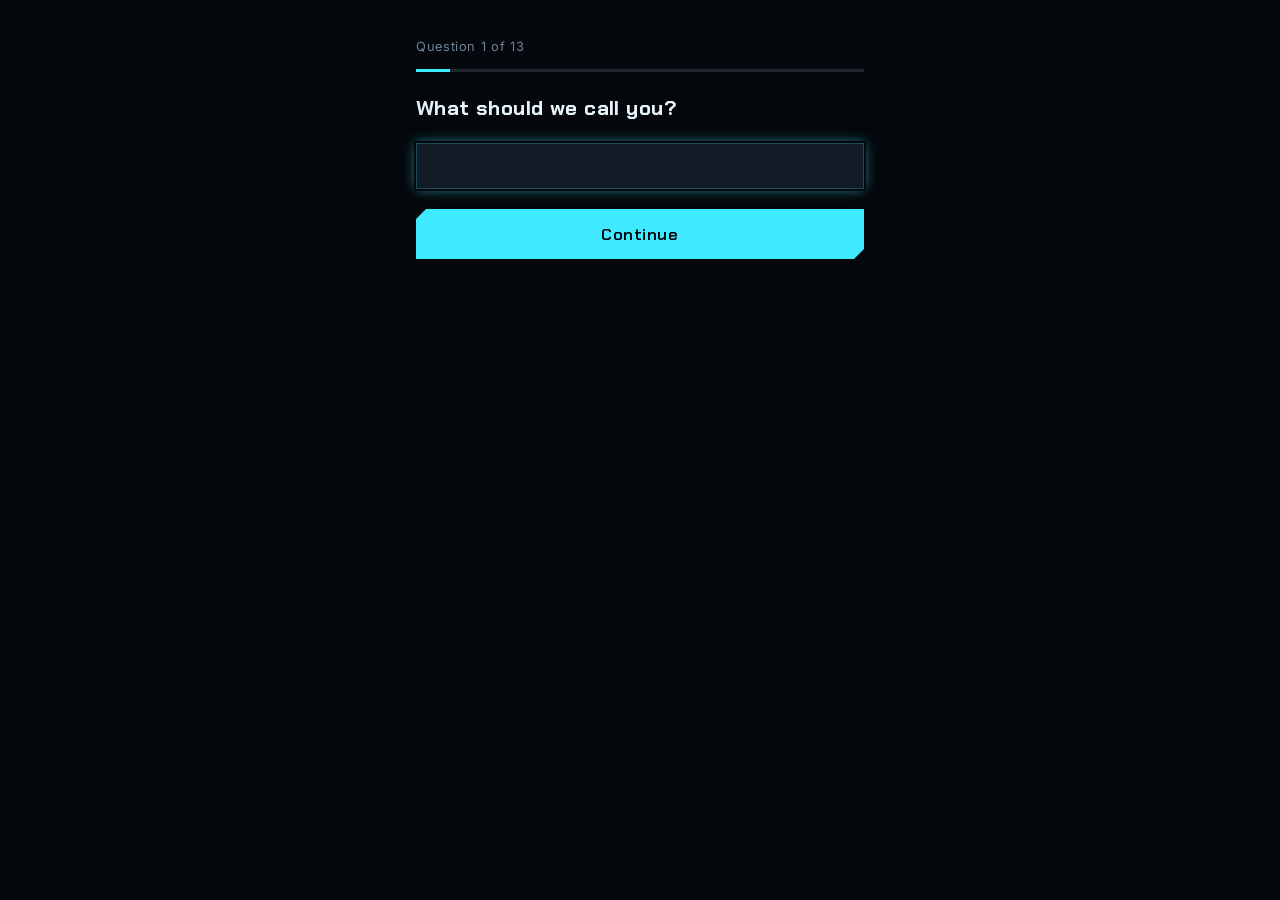
<file: index.html>
<!DOCTYPE html>
<html lang="en">
<head>
  <meta charset="UTF-8">
  <meta name="viewport" content="width=device-width, initial-scale=1.0">
  <title>Rana</title>
  <link rel="preconnect" href="https://fonts.googleapis.com">
  <link href="https://fonts.googleapis.com/css2?family=Chakra+Petch:wght@500;700&family=Inter:wght@400;600&display=swap" rel="stylesheet">
  <link rel="stylesheet" href="styles.css">
</head>
<body>
  <!--
    Real entry point now: sends returning users straight to the dashboard,
    and everyone else to the questionnaire. This used to be a static
    "hello world" placeholder (see CLAUDE.md) — now that storage.js exists,
    it can actually tell the two cases apart.
  -->
  <main class="screen" style="align-items: center; text-align: center; justify-content: center; min-height: 60vh;">
    <p class="system-label">[ SYSTEM ]</p>
    <h1>Rana</h1>
  </main>

  <!--
    No `defer` here: this file's inline script below needs Rana.storage to
    already exist. `defer` only guarantees order relative to OTHER deferred
    scripts and DOMContentLoaded — a plain inline script right after it
    would otherwise run first and hit "Rana is not defined" (hit this for
    real while testing).
  -->
  <script src="storage.js"></script>
  <script>
    const profile = Rana.storage.getProfile();
    const plan = Rana.storage.getPlan();
    if (profile && plan && plan.status === "active") {
      window.location.href = "dashboard.html";
    } else if (profile && plan) {
      window.location.href = "results.html";
    } else {
      window.location.href = "onboarding.html";
    }
  </script>
</body>
</html>
</file>
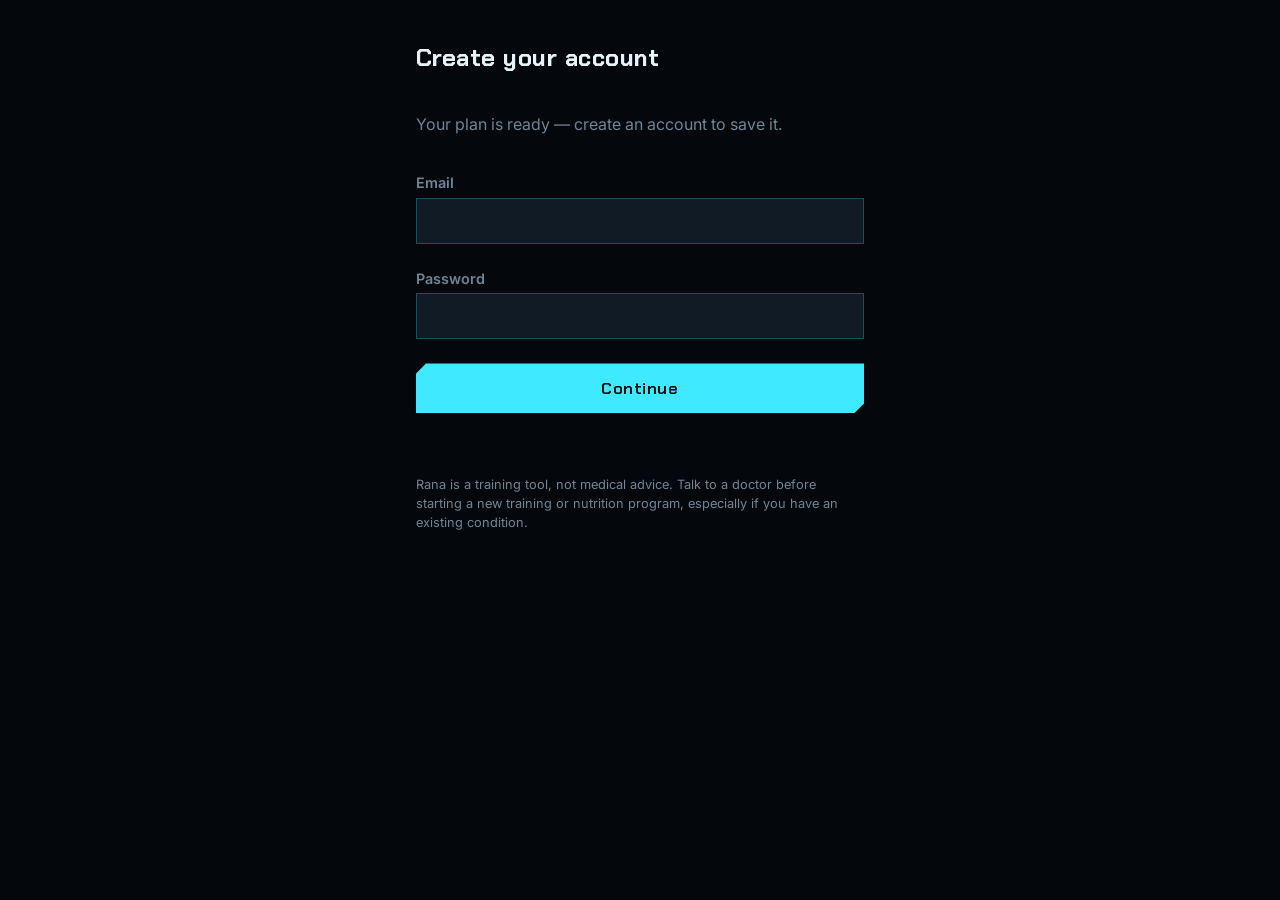
<file: account-creation.html>
<!DOCTYPE html>
<html lang="en">
<head>
  <meta charset="UTF-8">
  <meta name="viewport" content="width=device-width, initial-scale=1.0">
  <title>Create Account — Rana</title>
  <link rel="preconnect" href="https://fonts.googleapis.com">
  <link href="https://fonts.googleapis.com/css2?family=Chakra+Petch:wght@500;700&family=Inter:wght@400;600&display=swap" rel="stylesheet">
  <link rel="stylesheet" href="styles.css">
</head>
<body>
  <!--
    This screen is visually real but functionally fake: there is no
    authentication service and no backend behind it. Continue only checks
    that the fields look filled in and email-shaped, then navigates to the
    dashboard — nothing is sent anywhere, and no account or user record is
    actually created. Restyle only (PRD section 3) — the inert behavior is
    unchanged from the original build.
  -->
  <main class="screen">
    <h1>Create your account</h1>
    <p class="intro">Your plan is ready — create an account to save it.</p>

    <form>
      <div class="field">
        <label for="email">Email</label>
        <input type="email" id="email" name="email">
      </div>

      <div class="field">
        <label for="password">Password</label>
        <input type="password" id="password" name="password">
      </div>

      <button type="submit" class="btn-continue">Continue</button>

      <p id="account-status" class="status-message" aria-live="polite"></p>
    </form>

    <p class="intro" style="font-size: 0.8rem;">
      Rana is a training tool, not medical advice. Talk to a doctor before starting a new training or nutrition program, especially if you have an existing condition.
    </p>
  </main>

  <script src="account-creation.js" defer></script>
</body>
</html>
</file>
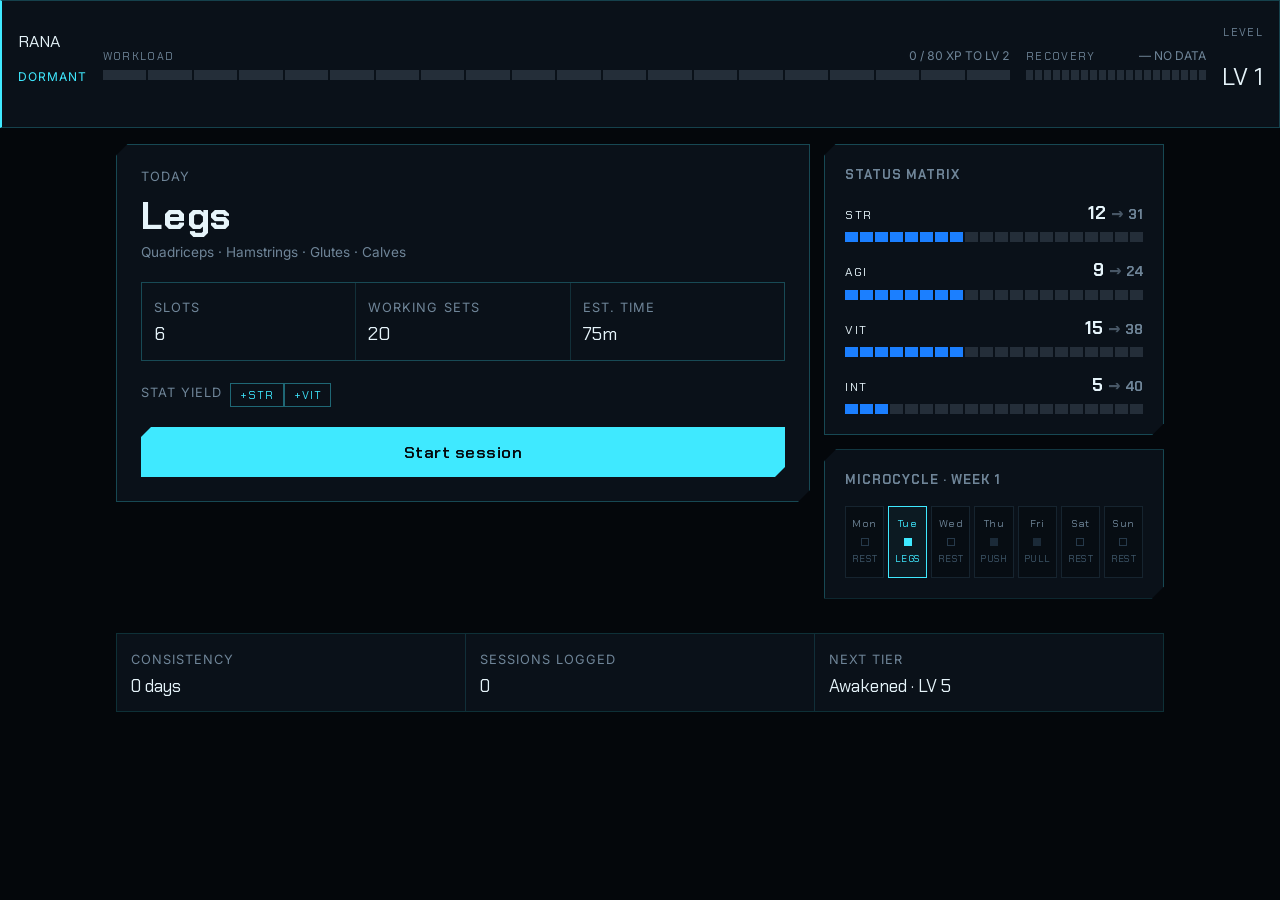
<file: active-session.html>
<!DOCTYPE html>
<html lang="en">
<head>
  <meta charset="UTF-8">
  <meta name="viewport" content="width=device-width, initial-scale=1.0">
  <title>Log Session — Rana</title>
  <link rel="preconnect" href="https://fonts.googleapis.com">
  <link href="https://fonts.googleapis.com/css2?family=Chakra+Petch:wght@500;700&family=Inter:wght@400;600&display=swap" rel="stylesheet">
  <link rel="stylesheet" href="styles.css">
</head>
<body>
  <main class="screen">
    <div>
      <p class="today-eyebrow">Logging</p>
      <h1 id="session-title" class="hud-name"></h1>
    </div>

    <div id="slot-list"></div>

    <button id="finish-btn" type="button" class="btn-continue">Finish session</button>

    <div id="difficulty-panel" class="panel" hidden>
      <p class="slot-pattern">How did that feel?</p>
      <div id="difficulty-picker" class="difficulty-picker">
        <button type="button" data-difficulty="1">1</button>
        <button type="button" data-difficulty="2">2</button>
        <button type="button" data-difficulty="3">3</button>
        <button type="button" data-difficulty="4">4</button>
        <button type="button" data-difficulty="5">5</button>
      </div>
    </div>
  </main>

  <script src="data.js" defer></script>
  <script src="storage.js" defer></script>
  <script src="plan.js" defer></script>
  <script src="active-session.js" defer></script>
</body>
</html>
</file>
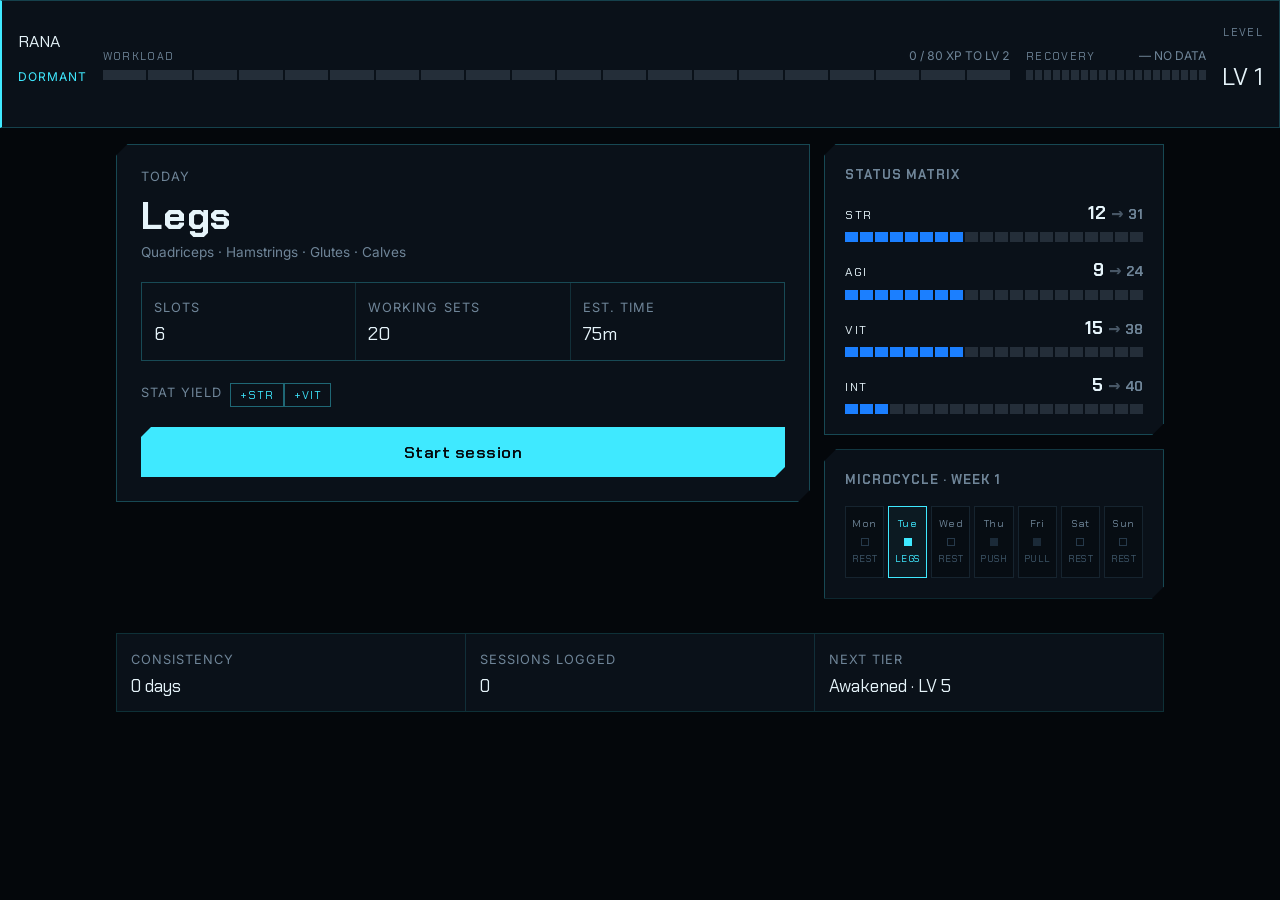
<file: dashboard.html>
<!DOCTYPE html>
<html lang="en">
<head>
  <meta charset="UTF-8">
  <meta name="viewport" content="width=device-width, initial-scale=1.0">
  <title>Dashboard — Rana</title>
  <link rel="preconnect" href="https://fonts.googleapis.com">
  <link href="https://fonts.googleapis.com/css2?family=Chakra+Petch:wght@500;700&family=Inter:wght@400;600&display=swap" rel="stylesheet">
  <link rel="stylesheet" href="styles.css">
</head>
<body>
  <!--
    Rebuilt against design/rana-dashboard-mockup.html (2026-09-11). The
    mockup's day1/day40 toggle, .note labels, .phone wrapper and duplicated
    "…2" mobile markup were scaffolding for comparing two states side by
    side — none of that is here. This is one responsive layout: two
    columns above 760px (the mockup's own breakpoint), one column below.
  -->

  <!-- Persistent chrome: identity, tier, XP, recovery, level. Pinned via
       position: sticky in styles.css — does not scroll with the content
       below it. -->
  <header class="vitals">
    <div class="vitals-id">
      <p id="vitals-name" class="hud-name vitals-name"></p>
      <p id="vitals-tier" class="hud-tier"></p>
    </div>
    <div class="vitals-meter">
      <div class="vitals-meter-row">
        <span class="vitals-meter-label">Workload</span>
        <span id="xp-text" class="vitals-meter-value num"></span>
      </div>
      <div id="xp-bar" class="stat-bar"></div>
    </div>
    <div class="vitals-meter vitals-meter--recovery">
      <div class="vitals-meter-row">
        <span class="vitals-meter-label">Recovery</span>
        <span id="recovery-text" class="vitals-meter-value num"></span>
      </div>
      <div id="recovery-bar" class="stat-bar"></div>
    </div>
    <div class="vitals-level">
      <p class="vitals-meter-label">Level</p>
      <p id="level-text" class="vitals-level-value num"></p>
    </div>
  </header>

  <main class="screen dashboard-main">
    <div class="dashboard-grid">

      <!-- Session card: today's workout, left-aligned, day name is the
           largest text on the page (no "Welcome back" greeting). -->
      <section class="panel session-card">
        <p id="session-label" class="today-eyebrow"></p>
        <h1 id="session-day" class="session-day"></h1>
        <p id="session-focus" class="session-focus"></p>

        <div id="session-meta" class="session-meta">
          <div><span class="today-eyebrow">Slots</span><span id="meta-slots" class="num"></span></div>
          <div><span class="today-eyebrow">Working sets</span><span id="meta-sets" class="num"></span></div>
          <div><span class="today-eyebrow">Est. time</span><span id="meta-time" class="num"></span></div>
        </div>

        <div id="session-yield" class="session-yield">
          <span class="today-eyebrow">Stat yield</span>
          <span id="yield-chips"></span>
        </div>

        <!-- Rest days are prescribed and non-overridable (locked design
             decision #1 in CLAUDE.md) — no start affordance at all, not
             even disabled, when isRestDay is true. -->
        <button id="session-cta" class="btn-continue" type="button"></button>
        <p id="rest-note" class="session-focus" hidden></p>
      </section>

      <div class="dashboard-side">
        <section class="panel status-matrix">
          <h2 class="today-eyebrow">Status matrix</h2>
          <div id="stat-rows"></div>
        </section>

        <section class="panel microcycle">
          <h2 class="today-eyebrow">Microcycle · <span id="week-number" class="num"></span></h2>
          <div id="week-strip" class="microcycle-strip"></div>
        </section>
      </div>
    </div>

    <div class="dashboard-footer">
      <div><span class="today-eyebrow">Consistency</span><span id="footer-consistency" class="num"></span></div>
      <div><span class="today-eyebrow">Sessions logged</span><span id="footer-logged" class="num"></span></div>
      <div><span class="today-eyebrow">Next tier</span><span id="footer-next" class="num"></span></div>
    </div>
  </main>

  <script src="data.js" defer></script>
  <script src="plan.js" defer></script>
  <script src="game.js" defer></script>
  <script src="js/storage.js" defer></script>
  <script src="dashboard.js" defer></script>
</body>
</html>
</file>
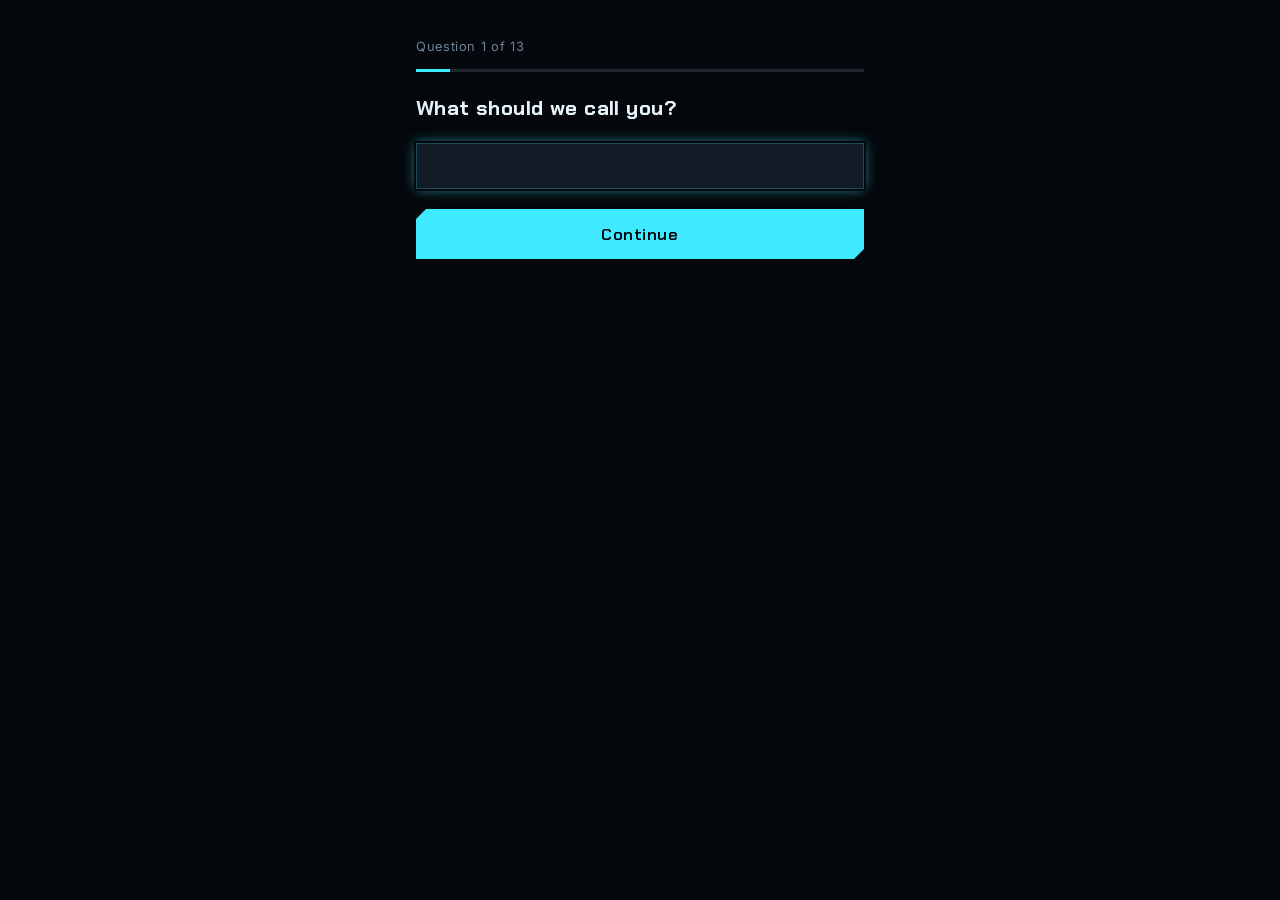
<file: onboarding.html>
<!DOCTYPE html>
<html lang="en">
<head>
  <meta charset="UTF-8">
  <meta name="viewport" content="width=device-width, initial-scale=1.0">
  <title>Questionnaire — Rana</title>
  <link rel="preconnect" href="https://fonts.googleapis.com">
  <link href="https://fonts.googleapis.com/css2?family=Chakra+Petch:wght@500;700&family=Inter:wght@400;600&display=swap" rel="stylesheet">
  <link rel="stylesheet" href="styles.css">
</head>
<body>
  <main class="screen onboarding">
    <div>
      <p id="q-progress" class="q-progress">Question 1 of 13</p>
      <div class="q-progress-bar"><div id="q-progress-fill" class="q-progress-bar-fill" style="width: 7.7%"></div></div>
    </div>

    <!--
      One .q-question div per question. Only the one with the "active"
      class is visible at a time — see onboarding.js. This is the "one
      page, JavaScript swaps which question is visible" approach from the
      PRD, instead of separate pages per question: it keeps in-progress
      answers in memory automatically (they're just still-present DOM
      values) and makes the back/forward navigation instant.
    -->

    <!-- Q1: name -->
    <div class="q-question active" data-index="0">
      <h1 class="q-prompt">What should we call you?</h1>
      <div class="field">
        <input type="text" id="q-name" autocomplete="given-name">
      </div>
      <button type="button" class="btn-continue" data-continue>Continue</button>
    </div>

    <!-- Q2: gender -->
    <div class="q-question" data-index="1">
      <h1 class="q-prompt">Gender</h1>
      <fieldset>
        <label><input type="radio" name="gender" value="male"> Male</label>
        <label><input type="radio" name="gender" value="female"> Female</label>
        <label><input type="radio" name="gender" value="prefer-not-to-say"> Prefer not to say</label>
      </fieldset>
    </div>

    <!-- Q3: age -->
    <div class="q-question" data-index="2">
      <h1 class="q-prompt">Age</h1>
      <div class="field">
        <input type="number" id="q-age" min="13" max="100" inputmode="numeric">
      </div>
      <button type="button" class="btn-continue" data-continue>Continue</button>
    </div>

    <!-- Q4: height -->
    <div class="q-question" data-index="3">
      <h1 class="q-prompt">Height</h1>
      <div class="field">
        <label for="q-height">Centimeters</label>
        <input type="number" id="q-height" min="120" max="230" inputmode="numeric">
      </div>
      <button type="button" class="btn-continue" data-continue>Continue</button>
    </div>

    <!-- Q5: current weight -->
    <div class="q-question" data-index="4">
      <h1 class="q-prompt">Current weight</h1>
      <div class="field">
        <label for="q-weight-current">Pounds</label>
        <input type="number" id="q-weight-current" min="70" max="500" inputmode="numeric">
      </div>
      <button type="button" class="btn-continue" data-continue>Continue</button>
    </div>

    <!-- Q6: target weight (skippable) -->
    <div class="q-question" data-index="5">
      <h1 class="q-prompt">Target weight</h1>
      <div class="field">
        <label for="q-weight-target">Pounds (optional)</label>
        <input type="number" id="q-weight-target" min="70" max="500" inputmode="numeric">
      </div>
      <button type="button" class="btn-continue" data-continue>Continue</button>
      <button type="button" class="q-skip" data-skip="weight_target">Skip this question</button>
    </div>

    <!-- Q7: primary goal -->
    <div class="q-question" data-index="6">
      <h1 class="q-prompt">Primary goal</h1>
      <fieldset>
        <label><input type="radio" name="goal" value="build-muscle"> Build muscle</label>
        <label><input type="radio" name="goal" value="lose-fat"> Lose fat</label>
        <label><input type="radio" name="goal" value="get-stronger"> Get stronger</label>
        <label><input type="radio" name="goal" value="general-fitness"> General fitness</label>
      </fieldset>
    </div>

    <!-- Q8: focus area -->
    <div class="q-question" data-index="7">
      <h1 class="q-prompt">Focus area</h1>
      <p class="intro">Shown back to you on your results — it doesn't change which split you get, just what we call out.</p>
      <fieldset>
        <label><input type="radio" name="focus_area" value="chest-arms"> Chest &amp; arms</label>
        <label><input type="radio" name="focus_area" value="back-shoulders"> Back &amp; shoulders</label>
        <label><input type="radio" name="focus_area" value="legs-glutes"> Legs &amp; glutes</label>
        <label><input type="radio" name="focus_area" value="balanced"> Balanced</label>
      </fieldset>
    </div>

    <!-- Q9: fitness level -->
    <div class="q-question" data-index="8">
      <h1 class="q-prompt">Fitness level</h1>
      <fieldset>
        <label><input type="radio" name="fitness_level" value="never-trained"> Never trained</label>
        <label><input type="radio" name="fitness_level" value="returning"> Trained before, returning</label>
        <label><input type="radio" name="fitness_level" value="consistently"> Training consistently</label>
      </fieldset>
    </div>

    <!-- Q10: activity level outside the gym -->
    <div class="q-question" data-index="9">
      <h1 class="q-prompt">Activity level outside the gym</h1>
      <fieldset>
        <label><input type="radio" name="activity_level" value="mostly-sitting"> Mostly sitting</label>
        <label><input type="radio" name="activity_level" value="moderately-active"> Moderately active</label>
        <label><input type="radio" name="activity_level" value="on-feet-all-day"> On my feet all day</label>
      </fieldset>
    </div>

    <!-- Q11: limitations -->
    <div class="q-question" data-index="10">
      <h1 class="q-prompt">Anything we should work around?</h1>
      <fieldset>
        <label><input type="checkbox" name="limitations" value="knee"> Knee</label>
        <label><input type="checkbox" name="limitations" value="shoulder"> Shoulder</label>
        <label><input type="checkbox" name="limitations" value="lower-back"> Lower back</label>
        <label><input type="checkbox" name="limitations" value="wrist"> Wrist</label>
        <label><input type="checkbox" name="limitations" value="none" id="q-limitations-none"> None of these</label>
      </fieldset>
      <button type="button" class="btn-continue" data-continue>Continue</button>
    </div>

    <!-- Q12: training days per week -->
    <div class="q-question" data-index="11">
      <h1 class="q-prompt">How many days a week can you train?</h1>
      <fieldset>
        <label><input type="radio" name="training_days" value="3"> 3 days</label>
        <label><input type="radio" name="training_days" value="4"> 4 days</label>
        <label><input type="radio" name="training_days" value="5"> 5 days</label>
        <label><input type="radio" name="training_days" value="6"> 6 days</label>
      </fieldset>
    </div>

    <!-- Q13: which days -->
    <div class="q-question" data-index="12">
      <h1 class="q-prompt">Which days?</h1>
      <p id="q-weekdays-hint" class="intro">Pick the days you chose above.</p>
      <fieldset>
        <label><input type="checkbox" name="training_weekdays" value="Mon"> Monday</label>
        <label><input type="checkbox" name="training_weekdays" value="Tue"> Tuesday</label>
        <label><input type="checkbox" name="training_weekdays" value="Wed"> Wednesday</label>
        <label><input type="checkbox" name="training_weekdays" value="Thu"> Thursday</label>
        <label><input type="checkbox" name="training_weekdays" value="Fri"> Friday</label>
        <label><input type="checkbox" name="training_weekdays" value="Sat"> Saturday</label>
        <label><input type="checkbox" name="training_weekdays" value="Sun"> Sunday</label>
      </fieldset>
      <button type="button" class="btn-continue" data-continue>Build my plan</button>
    </div>

    <button type="button" id="q-back" class="btn-secondary" hidden>Back</button>
    <p id="onboarding-status" class="status-message" aria-live="polite"></p>
  </main>

  <script src="data.js" defer></script>
  <script src="storage.js" defer></script>
  <script src="plan.js" defer></script>
  <script src="onboarding.js" defer></script>
</body>
</html>
</file>
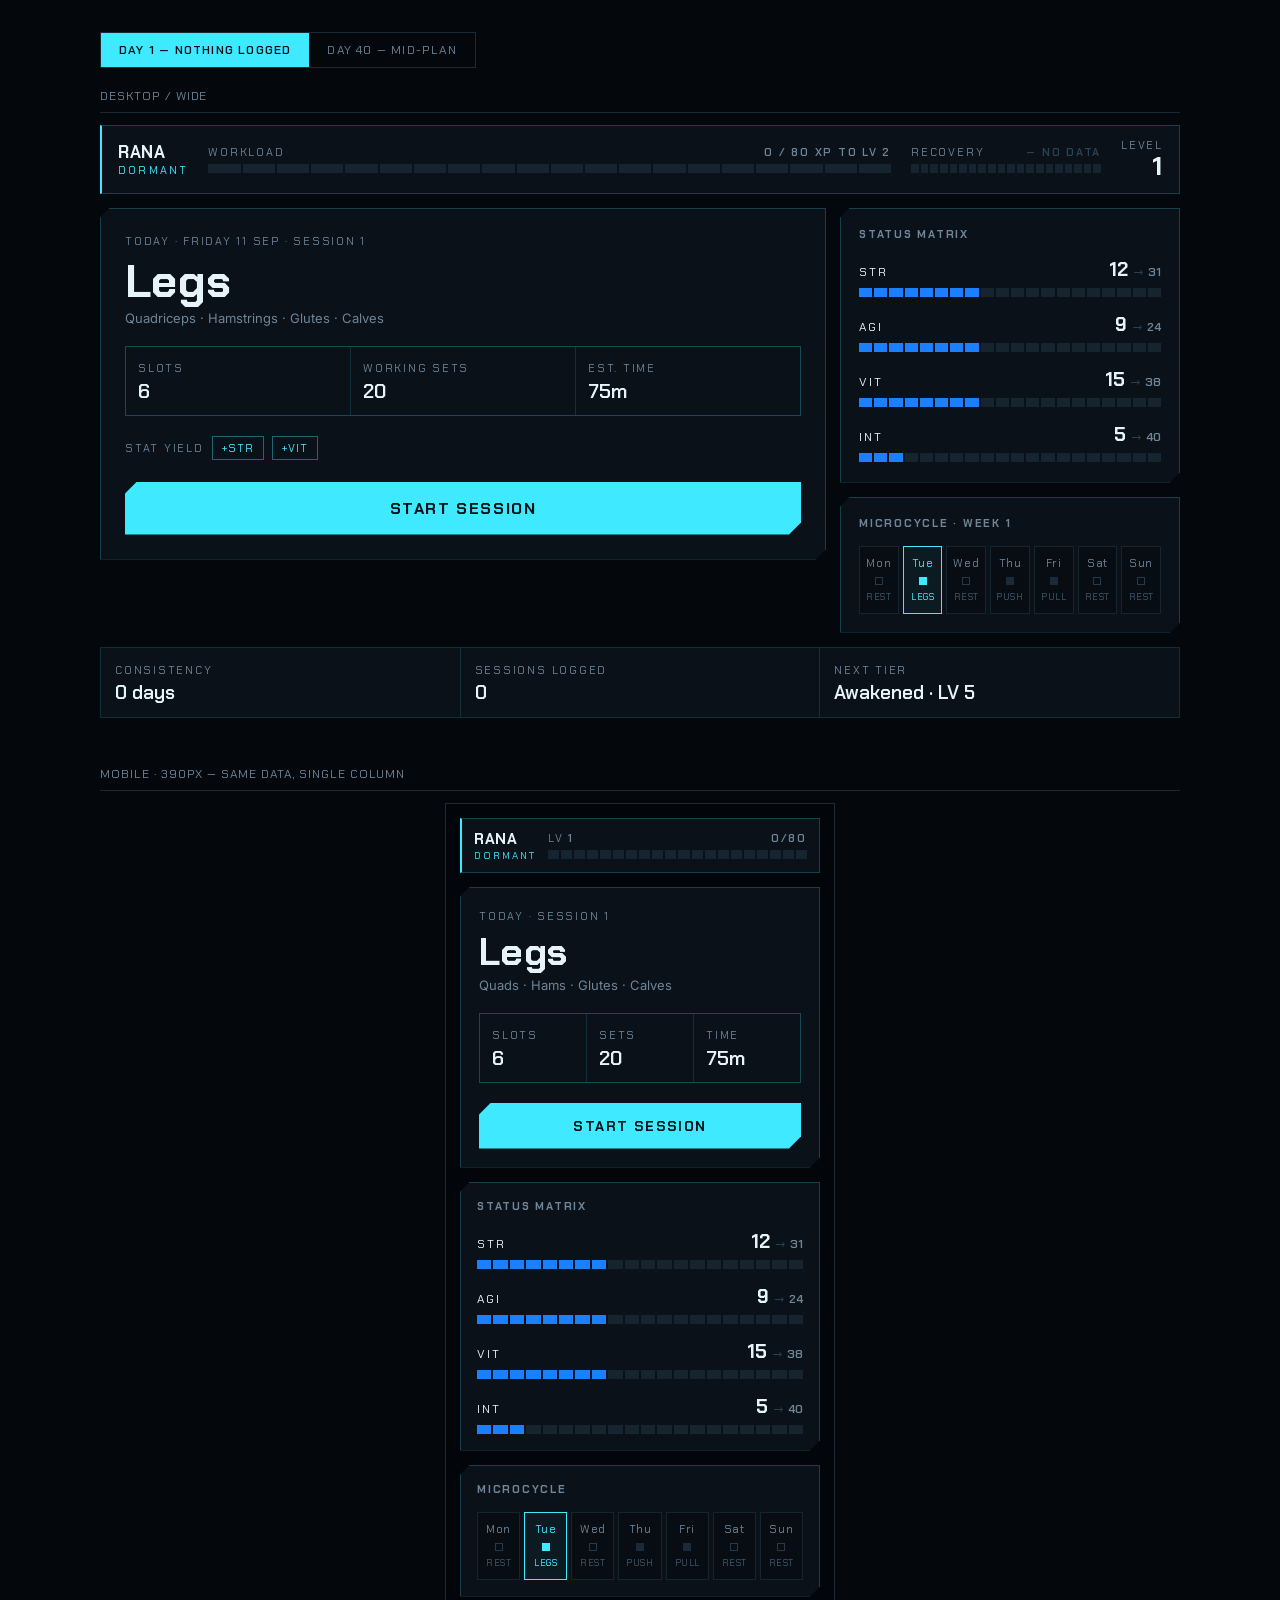
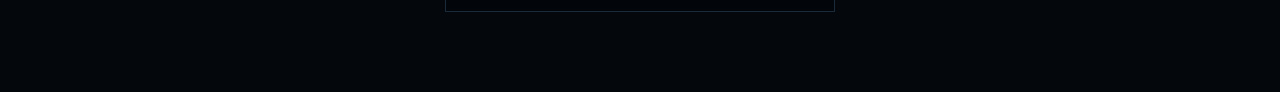
<file: rana-dashboard-mockup.html>
<!DOCTYPE html>
<html lang="en">
<head>
<meta charset="utf-8">
<meta name="viewport" content="width=device-width, initial-scale=1">
<title>Rana — tactical dashboard mockup</title>
<link rel="preconnect" href="https://fonts.googleapis.com">
<link rel="preconnect" href="https://fonts.gstatic.com" crossorigin>
<link href="https://fonts.googleapis.com/css2?family=Chakra+Petch:wght@400;500;600;700&family=Inter:wght@400;500;600&display=swap" rel="stylesheet">
<style>
:root{
  --void:#04070B; --panel:#0A1119; --raised:#101B26;
  --cyan:#3FE9FF; --blue:#1B7FFF; --violet:#A46BFF;
  --text:#E6F4FA; --dim:#6F8598; --vit:#4ADE80; --breach:#FF4D5E;
  --notch:10px;
}
*{box-sizing:border-box;margin:0;padding:0;border-radius:0}
body{
  background:var(--void); color:var(--text);
  font-family:Inter,system-ui,sans-serif; font-size:14px;
  padding:32px 20px 80px; -webkit-font-smoothing:antialiased;
}
.wrap{max-width:1080px;margin:0 auto}

/* ---------- mockup chrome (not part of the app) ---------- */
.note{font-size:12px;letter-spacing:.08em;text-transform:uppercase;color:var(--dim);
  font-family:'Chakra Petch',sans-serif;margin:48px 0 12px;border-bottom:1px solid #1B2A38;padding-bottom:8px}
.note:first-of-type{margin-top:0}
.toggle{display:flex;gap:0;margin-bottom:20px;border:1px solid #1B2A38;width:max-content}
.toggle button{background:transparent;border:0;color:var(--dim);font-family:'Chakra Petch',sans-serif;
  font-size:12px;letter-spacing:.1em;padding:9px 18px;cursor:pointer;text-transform:uppercase}
.toggle button.on{background:var(--cyan);color:#02141A;font-weight:600}

/* ---------- shared HUD primitives ---------- */
.notched{
  background:var(--panel); border:1px solid rgba(63,233,255,.22);
  clip-path:polygon(var(--notch) 0,100% 0,100% calc(100% - var(--notch)),calc(100% - var(--notch)) 100%,0 100%,0 var(--notch));
}
.lbl{font-family:'Chakra Petch',sans-serif;font-size:11px;letter-spacing:.16em;
  text-transform:uppercase;color:var(--dim)}
.num{font-variant-numeric:tabular-nums;font-weight:600}

/* top vitals bar */
.vitals{display:flex;align-items:center;gap:20px;padding:12px 16px;
  background:var(--panel);border:1px solid rgba(63,233,255,.22);border-left:2px solid var(--cyan)}
.ident{font-family:'Chakra Petch',sans-serif;font-weight:700;font-size:17px;letter-spacing:.04em}
.tier{font-family:'Chakra Petch',sans-serif;font-size:11px;letter-spacing:.2em;color:var(--cyan)}
.vbar{flex:1;min-width:0}
.vrow{display:flex;justify-content:space-between;align-items:baseline;margin-bottom:5px}
.seg{display:flex;gap:2px;height:9px}
.seg i{flex:1;background:#16242F;display:block}
.seg i.f{background:var(--cyan)}
.seg i.v{background:var(--vit)}
.seg.dim i.f{background:var(--blue)}

/* layout */
.grid{display:grid;grid-template-columns:1fr 340px;gap:14px;margin-top:14px;align-items:start}
@media(max-width:760px){.grid{grid-template-columns:1fr}}

/* session card */
.session{padding:22px 24px 24px;position:relative}
.session .day{font-family:'Chakra Petch',sans-serif;font-size:46px;font-weight:700;
  line-height:1;letter-spacing:.01em;margin:10px 0 6px}
.session .focus{color:var(--dim);font-size:13px;margin-bottom:20px}
.meta{display:grid;grid-template-columns:repeat(3,1fr);gap:1px;background:rgba(63,233,255,.14);
  border:1px solid rgba(63,233,255,.14);margin-bottom:20px}
.meta div{background:var(--panel);padding:11px 12px}
.meta .num{font-size:20px;display:block;margin-top:3px;font-family:'Chakra Petch',sans-serif}
.yield{display:flex;gap:8px;align-items:center;margin-bottom:22px}
.chip{font-family:'Chakra Petch',sans-serif;font-size:11px;letter-spacing:.1em;padding:4px 9px;
  border:1px solid rgba(63,233,255,.4);color:var(--cyan)}
.cta{display:block;width:100%;text-align:center;background:var(--cyan);color:#02141A;
  font-family:'Chakra Petch',sans-serif;font-weight:700;font-size:16px;letter-spacing:.1em;
  padding:16px;border:0;cursor:pointer;text-transform:uppercase;
  clip-path:polygon(12px 0,100% 0,100% calc(100% - 12px),calc(100% - 12px) 100%,0 100%,0 12px)}

/* status matrix */
.matrix{padding:18px 18px 20px}
.matrix h3,.cycle h3{margin-bottom:16px}
.stat{margin-bottom:15px}
.stat:last-child{margin-bottom:0}
.srow{display:flex;justify-content:space-between;align-items:baseline;margin-bottom:6px;
  font-family:'Chakra Petch',sans-serif}
.sname{font-size:12px;letter-spacing:.18em}
.scur{font-size:19px;font-weight:700}
.star{font-size:12px;color:var(--dim)}
.arrow{color:#2C4356;margin:0 5px}

/* microcycle */
.cycle{padding:18px}
.week{display:grid;grid-template-columns:repeat(7,1fr);gap:4px;text-align:center}
.d{padding:9px 2px 10px;border:1px solid #16242F;background:#070D13}
.d .dn{font-family:'Chakra Petch',sans-serif;font-size:11px;letter-spacing:.06em;color:var(--dim)}
.d .mk{height:8px;margin:7px auto 6px;width:8px;background:#1B2A38}
.d .tg{font-family:'Chakra Petch',sans-serif;font-size:9px;letter-spacing:.06em;color:#3E5568}
.d.done{border-color:rgba(74,222,128,.4)} .d.done .mk{background:var(--vit)} .d.done .tg{color:var(--vit)}
.d.today{border-color:var(--cyan);background:#0C1A22}
.d.today .mk{background:var(--cyan)} .d.today .dn,.d.today .tg{color:var(--cyan)}
.d.miss{border-color:rgba(255,77,94,.35)} .d.miss .mk{background:var(--breach)} .d.miss .tg{color:var(--breach)}
.d.rest .mk{background:transparent;border:1px solid #26394A}

.foot{display:flex;gap:0;margin-top:14px;border:1px solid rgba(63,233,255,.18)}
.foot div{flex:1;padding:12px 14px;border-right:1px solid rgba(63,233,255,.14);background:var(--panel)}
.foot div:last-child{border-right:0}
.foot .num{font-size:19px;font-family:'Chakra Petch',sans-serif;display:block;margin-top:3px}
.dash{color:#2C4356}

.phone{max-width:390px;margin:0 auto;border:1px solid #1B2A38;padding:14px;background:#02050A}
.phone .grid{grid-template-columns:1fr}
.phone .session .day{font-size:38px}
</style>
</head>
<body>
<div class="wrap">

<div class="toggle">
  <button id="b1" class="on">Day 1 — nothing logged</button>
  <button id="b40">Day 40 — mid-plan</button>
</div>

<p class="note">Desktop / wide</p>

<div class="vitals">
  <div>
    <div class="ident" id="ident">RANA</div>
    <div class="tier" id="tier">DORMANT</div>
  </div>
  <div class="vbar">
    <div class="vrow"><span class="lbl">Workload</span><span class="lbl num" id="xptxt">0 / 80 XP TO LV 2</span></div>
    <div class="seg" id="xpseg"></div>
  </div>
  <div class="vbar" style="max-width:190px">
    <div class="vrow"><span class="lbl">Recovery</span><span class="lbl num" id="rectxt">—</span></div>
    <div class="seg" id="recseg"></div>
  </div>
  <div style="text-align:right">
    <div class="lbl">Level</div>
    <div class="ident num" id="lvl" style="font-size:26px;line-height:1.1">1</div>
  </div>
</div>

<div class="grid">
  <div class="notched session">
    <span class="lbl" id="sesslbl">Today · Friday 11 Sep · Session 1</span>
    <div class="day">Legs</div>
    <div class="focus">Quadriceps · Hamstrings · Glutes · Calves</div>
    <div class="meta">
      <div><span class="lbl">Slots</span><span class="num">6</span></div>
      <div><span class="lbl">Working sets</span><span class="num">20</span></div>
      <div><span class="lbl">Est. time</span><span class="num">75m</span></div>
    </div>
    <div class="yield">
      <span class="lbl">Stat yield</span>
      <span class="chip">+STR</span><span class="chip">+VIT</span>
    </div>
    <button class="cta">Start session</button>
  </div>

  <div>
    <div class="notched matrix">
      <h3 class="lbl">Status matrix</h3>
      <div id="stats"></div>
    </div>

    <div class="notched cycle" style="margin-top:14px">
      <h3 class="lbl">Microcycle · <span id="wk">week 1</span></h3>
      <div class="week" id="week"></div>
    </div>
  </div>
</div>

<div class="foot">
  <div><span class="lbl">Consistency</span><span class="num" id="consist">0 days</span></div>
  <div><span class="lbl">Sessions logged</span><span class="num" id="logged">0</span></div>
  <div><span class="lbl">Next tier</span><span class="num" id="next">Awakened · LV 5</span></div>
</div>

<p class="note">Mobile · 390px — same data, single column</p>
<div class="phone">
  <div class="vitals" style="padding:10px 12px;gap:12px">
    <div>
      <div class="ident" style="font-size:15px">RANA</div>
      <div class="tier" style="font-size:10px" id="tier2">DORMANT</div>
    </div>
    <div class="vbar">
      <div class="vrow"><span class="lbl">LV <span class="num" id="lvl2">1</span></span><span class="lbl num" id="xptxt2">0/80</span></div>
      <div class="seg" id="xpseg2"></div>
    </div>
  </div>
  <div class="grid">
    <div class="notched session" style="padding:18px">
      <span class="lbl">Today · Session 1</span>
      <div class="day">Legs</div>
      <div class="focus">Quads · Hams · Glutes · Calves</div>
      <div class="meta">
        <div><span class="lbl">Slots</span><span class="num">6</span></div>
        <div><span class="lbl">Sets</span><span class="num">20</span></div>
        <div><span class="lbl">Time</span><span class="num">75m</span></div>
      </div>
      <button class="cta" style="font-size:14px;padding:14px">Start session</button>
    </div>
    <div class="notched matrix" style="padding:16px"><h3 class="lbl">Status matrix</h3><div id="stats2"></div></div>
    <div class="notched cycle" style="padding:16px"><h3 class="lbl">Microcycle</h3><div class="week" id="week2"></div></div>
  </div>
</div>

</div>

<script>
var DAYS=['Mon','Tue','Wed','Thu','Fri','Sat','Sun'];
var STATES={
  d1:{lvl:1,tier:'DORMANT',xp:0,xpNeed:80,rec:null,consist:'0 days',logged:'0',next:'Awakened · LV 5',wk:'week 1',
      stats:[['STR',12,31],['AGI',9,24],['VIT',15,38],['INT',5,40]],
      week:[['rest',''],['today','LEGS'],['rest',''],['plan','PUSH'],['plan','PULL'],['rest',''],['rest','']]},
  d40:{lvl:9,tier:'AWAKENED',xp:1180,xpNeed:1710,rec:82,consist:'12 days',logged:'23',next:'Forged · LV 12',wk:'week 6',
      stats:[['STR',24,31],['AGI',17,24],['VIT',29,38],['INT',22,40]],
      week:[['done','PUSH'],['done','PULL'],['rest',''],['miss','LEGS'],['today','LEGS'],['rest',''],['rest','']]}
};
function seg(el,pct,cls){el.innerHTML='';var n=20,f=Math.round(n*pct/100);
  for(var i=0;i<n;i++){var s=document.createElement('i');if(i<f)s.className=cls||'f';el.appendChild(s);}}
function statRow(n,cur,tar){
  var pct=Math.round(cur/tar*100);
  var d=document.createElement('div');d.className='stat';
  d.innerHTML='<div class="srow"><span class="sname">'+n+'</span>'+
    '<span><span class="scur num">'+cur+'</span><span class="arrow">→</span>'+
    '<span class="star num">'+tar+'</span></span></div>'+
    '<div class="seg dim"></div>';
  seg(d.querySelector('.seg'),pct);return d;
}
function dayCell(state,tag,name){
  var d=document.createElement('div');
  d.className='d '+(state==='plan'?'':state)+(state==='rest'?' rest':'');
  d.innerHTML='<div class="dn">'+name+'</div><div class="mk"></div><div class="tg">'+(tag||'REST')+'</div>';
  return d;
}
function render(k){
  var s=STATES[k];
  ['lvl','lvl2'].forEach(function(i){document.getElementById(i).textContent=s.lvl});
  ['tier','tier2'].forEach(function(i){document.getElementById(i).textContent=s.tier});
  document.getElementById('xptxt').textContent=s.xp+' / '+s.xpNeed+' XP TO LV '+(s.lvl+1);
  document.getElementById('xptxt2').textContent=s.xp+'/'+s.xpNeed;
  seg(document.getElementById('xpseg'),s.xp/s.xpNeed*100);
  seg(document.getElementById('xpseg2'),s.xp/s.xpNeed*100);
  var rt=document.getElementById('rectxt');
  if(s.rec===null){rt.innerHTML='<span class="dash">— NO DATA</span>';seg(document.getElementById('recseg'),0);}
  else{rt.textContent=s.rec+'%';seg(document.getElementById('recseg'),s.rec,'v');}
  document.getElementById('consist').textContent=s.consist;
  document.getElementById('logged').textContent=s.logged;
  document.getElementById('next').textContent=s.next;
  document.getElementById('wk').textContent=s.wk;
  ['stats','stats2'].forEach(function(id){
    var c=document.getElementById(id);c.innerHTML='';
    s.stats.forEach(function(r){c.appendChild(statRow(r[0],r[1],r[2]))});
  });
  ['week','week2'].forEach(function(id){
    var c=document.getElementById(id);c.innerHTML='';
    s.week.forEach(function(w,i){c.appendChild(dayCell(w[0],w[1],DAYS[i]))});
  });
  document.getElementById('b1').className=k==='d1'?'on':'';
  document.getElementById('b40').className=k==='d40'?'on':'';
}
document.getElementById('b1').onclick=function(){render('d1')};
document.getElementById('b40').onclick=function(){render('d40')};
render('d1');
</script>
</body>
</html>
</file>
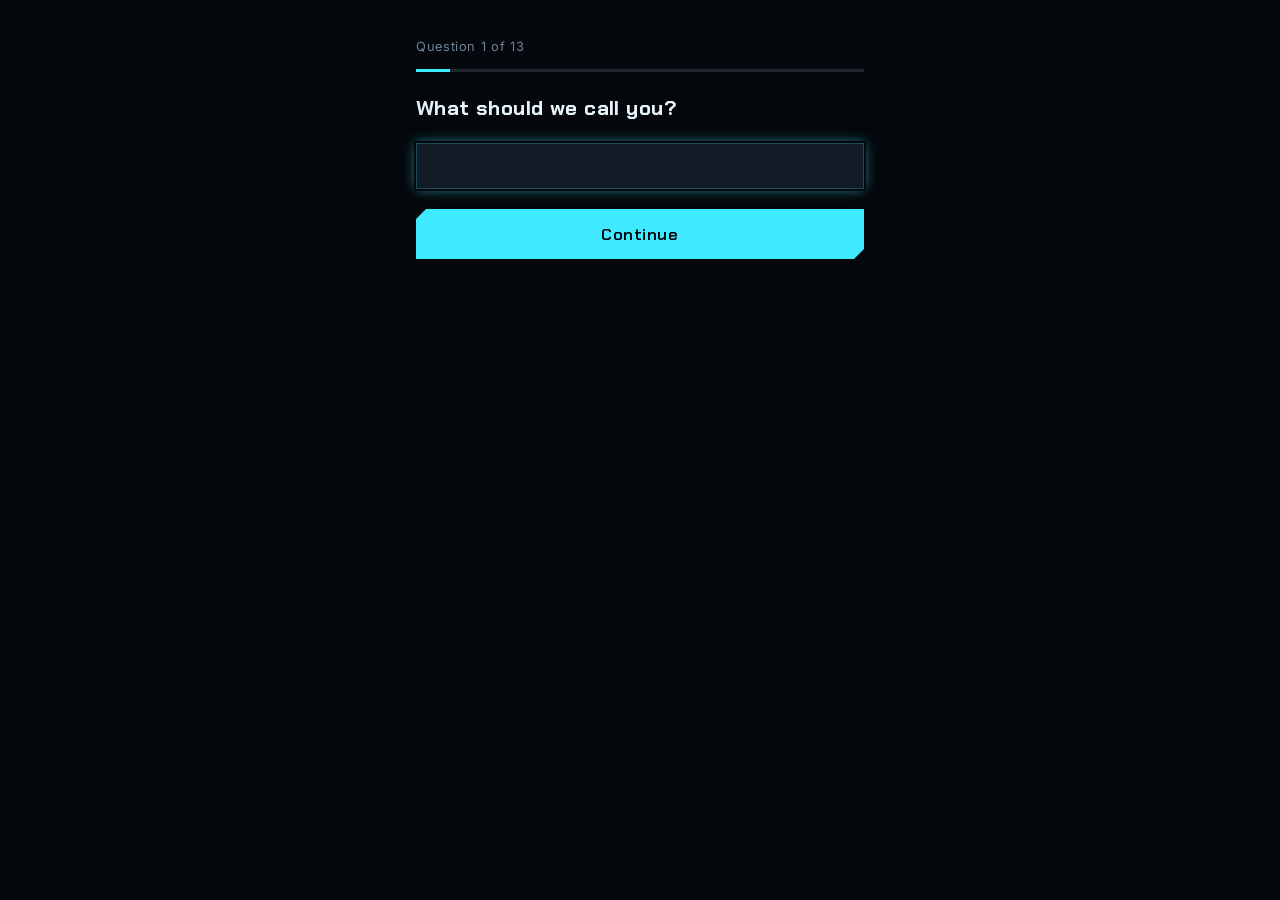
<file: results.html>
<!DOCTYPE html>
<html lang="en">
<head>
  <meta charset="UTF-8">
  <meta name="viewport" content="width=device-width, initial-scale=1.0">
  <title>Your Analysis — Rana</title>
  <link rel="preconnect" href="https://fonts.googleapis.com">
  <link href="https://fonts.googleapis.com/css2?family=Chakra+Petch:wght@500;700&family=Inter:wght@400;600&display=swap" rel="stylesheet">
  <link rel="stylesheet" href="styles.css">
</head>
<body>
  <!--
    Tap anywhere to skip the reveal animation straight to the final state —
    also what happens automatically if prefers-reduced-motion is set (PRD
    section 10.6). See results.js.
  -->
  <main class="screen" id="results-screen">
    <p class="system-label reveal-step" data-step="0">[ SYSTEM ]</p>
    <h1 class="system-heading reveal-step" data-step="0">ANALYSIS COMPLETE</h1>

    <div class="quote-panel reveal-step" data-step="1">
      <span id="quote-text"></span>
      <span id="quote-attribution" class="quote-attribution"></span>
    </div>

    <div class="reveal-step" data-step="2">
      <div class="stat-compare">
        <span>Current</span>
        <span class="stat-compare-arrow">&rarr;</span>
        <span>Projected (12 wks)</span>
      </div>
      <div id="stat-blocks"></div>
    </div>

    <div class="panel plan-assignment reveal-step" data-step="3">
      <p id="plan-assignment-name" class="today-eyebrow"></p>
      <p id="plan-assignment-days" class="plan-assignment-days"></p>
    </div>

    <div class="nutrition-projection reveal-step" data-step="3">
      <p>Daily intake target <span id="nutrition-calories" class="num"></span> kcal</p>
      <p id="nutrition-macros"></p>
      <p>Water <span class="num">10</span> cups</p>
    </div>

    <p class="intro reveal-step" data-step="3" style="font-size: 0.8rem;">
      Projections assume full adherence to the plan and aren't medical advice — check with a doctor before starting a new training or nutrition program, especially with any existing condition.
    </p>

    <button id="lock-in-btn" type="button" class="btn-continue reveal-step" data-step="4">
      ARE YOU READY TO LOCK IN?
    </button>
  </main>

  <script src="data.js" defer></script>
  <script src="storage.js" defer></script>
  <script src="plan.js" defer></script>
  <script src="game.js" defer></script>
  <script src="results.js" defer></script>
</body>
</html>
</file>
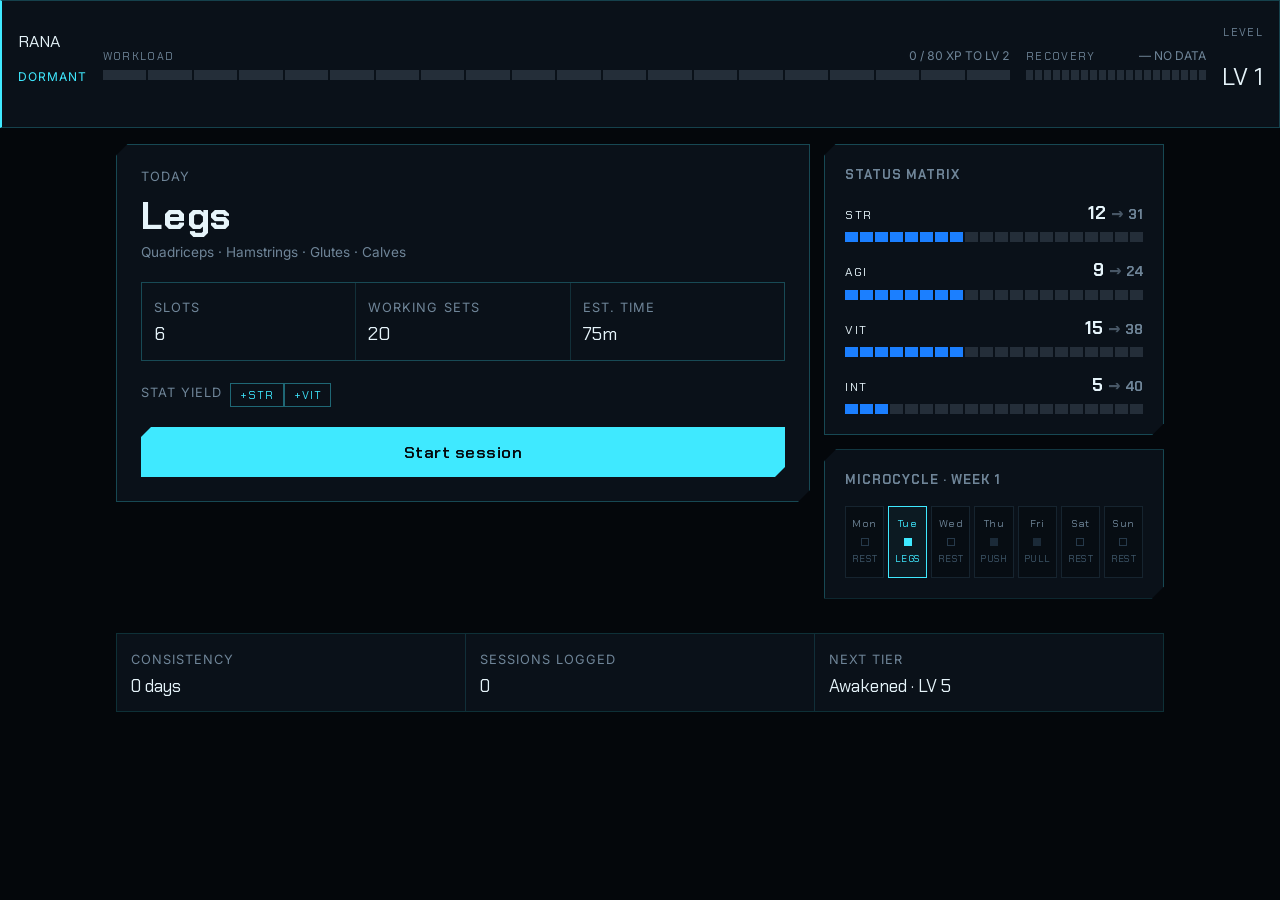
<file: session-complete.html>
<!DOCTYPE html>
<html lang="en">
<head>
  <meta charset="UTF-8">
  <meta name="viewport" content="width=device-width, initial-scale=1.0">
  <title>Session Complete — Rana</title>
  <link rel="preconnect" href="https://fonts.googleapis.com">
  <link href="https://fonts.googleapis.com/css2?family=Chakra+Petch:wght@500;700&family=Inter:wght@400;600&display=swap" rel="stylesheet">
  <link rel="stylesheet" href="styles.css">
</head>
<body>
  <main class="screen">
    <p class="system-label">[ SYSTEM ]</p>
    <h1 class="system-heading">SESSION COMPLETE</h1>

    <p id="xp-gain" class="xp-gain num">+0 XP</p>

    <div id="stat-gains" class="panel"></div>

    <div class="quote-panel">
      <span id="quote-text"></span>
      <span id="quote-attribution" class="quote-attribution"></span>
    </div>

    <a href="dashboard.html" class="btn-continue" style="text-align:center; text-decoration:none; display:block;">Back to dashboard</a>
  </main>

  <div id="level-up-backdrop" class="modal-backdrop" hidden>
    <div class="panel panel--raised level-up-modal">
      <p class="hud-tier">LEVEL UP</p>
      <p id="level-up-value" class="tier-up-name num"></p>
      <button type="button" class="btn-continue" data-close-modal>Continue</button>
    </div>
  </div>

  <div id="tier-up-backdrop" class="modal-backdrop" hidden>
    <div class="panel panel--raised tier-up-modal">
      <p class="tier-up-label">TIER ADVANCEMENT</p>
      <p id="tier-up-value" class="tier-up-name"></p>
      <button type="button" class="btn-continue" data-close-modal>Continue</button>
    </div>
  </div>

  <script src="data.js" defer></script>
  <script src="storage.js" defer></script>
  <script src="plan.js" defer></script>
  <script src="game.js" defer></script>
  <script src="session-complete.js" defer></script>
</body>
</html>
</file>
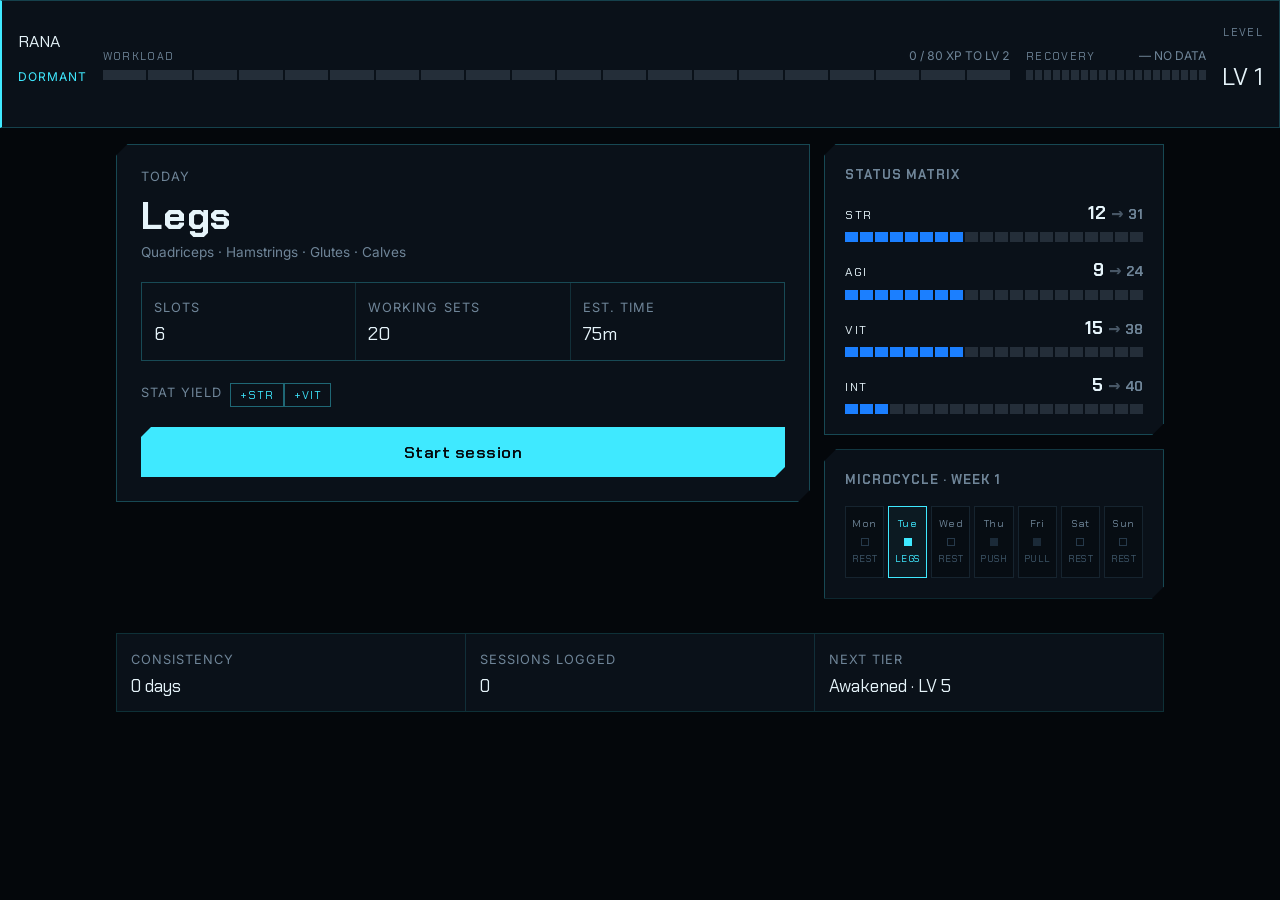
<file: session-detail.html>
<!DOCTYPE html>
<html lang="en">
<head>
  <meta charset="UTF-8">
  <meta name="viewport" content="width=device-width, initial-scale=1.0">
  <title>Session Detail — Rana</title>
  <link rel="preconnect" href="https://fonts.googleapis.com">
  <link href="https://fonts.googleapis.com/css2?family=Chakra+Petch:wght@500;700&family=Inter:wght@400;600&display=swap" rel="stylesheet">
  <link rel="stylesheet" href="styles.css">
</head>
<body>
  <!--
    Browsing what's planned for a day. This screen never logs anything —
    committing to log sets is a separate screen (active-session.html),
    reached only via "Begin session" below (locked design decision #3).
  -->
  <main class="screen">
    <div>
      <a href="dashboard.html" class="btn-secondary" style="display:inline-block; width:auto; padding: 8px 12px;">&larr; Dashboard</a>
    </div>
    <div>
      <p id="session-date" class="today-eyebrow"></p>
      <h1 id="session-title" class="hud-name"></h1>
    </div>

    <div id="slot-list"></div>

    <button id="begin-btn" type="button" class="btn-continue" hidden>Begin session</button>
    <p id="session-note" class="intro"></p>
  </main>

  <script src="data.js" defer></script>
  <script src="storage.js" defer></script>
  <script src="plan.js" defer></script>
  <script src="session-detail.js" defer></script>
</body>
</html>
</file>
<file: styles.css>
/*
  Rana — visual system (PRD rana-prd-v1-910, section 10).
  Dark "system HUD" identity: deep black, neon cyan, sharp angular panels,
  zero border-radius (notched corners via clip-path instead), segmented
  stat bars, tabular numerals on every numeric readout.

  Still mobile-first: base styles target phones, the @media block near the
  bottom adds layout tweaks for wider screens.

  Fonts: Chakra Petch (display/HUD) and Inter (body/data) are loaded via
  <link> tags in each HTML file's <head> — see PRD section 10.3.
*/

* {
  box-sizing: border-box;
}

:root {
  --void: #04070b;
  --panel: #0a1119;
  --panel-raised: #101b26;
  --system-cyan: #3fe9ff;
  --system-blue: #1b7fff;
  --tier-violet: #a46bff;
  --text: #e6f4fa;
  --text-dim: #6f8598;
  --vitality: #4ade80;
  --breach: #ff4d5e;

  --font-display: "Chakra Petch", "Segoe UI", sans-serif;
  --font-body: "Inter", -apple-system, BlinkMacSystemFont, "Segoe UI", Roboto, sans-serif;

  --notch: 12px;
}

body {
  margin: 0;
  padding: 0;
  font-family: var(--font-body);
  font-size: 16px;
  line-height: 1.5;
  color: var(--text);
  background-color: var(--void);
}

h1, h2, h3 {
  font-family: var(--font-display);
  letter-spacing: 0.02em;
}

h1 {
  font-size: 1.5rem;
}

a {
  color: var(--system-cyan);
}

/* Numeric readouts (stats, weights, reps, calories) must keep their digits
   aligned when the value changes — that's a functional requirement, not
   decoration, so it's scoped to this class rather than applied globally. */
.num {
  font-variant-numeric: tabular-nums;
}

/* A notched panel: the app's one signature shape. Zero border-radius
   everywhere; this clip-path is the replacement. */
.panel {
  background-color: var(--panel);
  border: 1px solid rgba(63, 233, 255, 0.25);
  clip-path: polygon(
    var(--notch) 0, 100% 0, 100% calc(100% - var(--notch)),
    calc(100% - var(--notch)) 100%, 0 100%, 0 var(--notch)
  );
  padding: 20px;
}

.panel--raised {
  background-color: var(--panel-raised);
}

/* Focus/active state: the cyan glow doubles as the focus ring everywhere. */
.panel:focus-within,
button:focus-visible,
input:focus-visible,
select:focus-visible,
[tabindex]:focus-visible {
  border-color: rgba(63, 233, 255, 0.6);
  box-shadow: 0 0 0 2px var(--void), 0 0 12px rgba(63, 233, 255, 0.6);
  outline: none;
}

/* ---- Page shell (shared by every screen) ---- */

.screen {
  max-width: 480px;
  margin: 0 auto;
  padding: 24px 16px 48px;
  display: flex;
  flex-direction: column;
  gap: 20px;
}

.intro {
  color: var(--text-dim);
  margin-top: 0;
}

/* ---- Forms (questionnaire, account creation) ---- */

form {
  display: flex;
  flex-direction: column;
  gap: 24px;
}

.field {
  display: flex;
  flex-direction: column;
  gap: 4px;
}

.field label {
  font-weight: 600;
  font-size: 0.9rem;
  color: var(--text-dim);
}

.field input,
.field select {
  padding: 12px;
  font-size: 1rem;
  font-family: var(--font-body);
  border: 1px solid rgba(63, 233, 255, 0.25);
  border-radius: 0;
  background-color: var(--panel-raised);
  color: var(--text);
}

.field-row {
  display: flex;
  flex-direction: column;
  gap: 16px;
}

.field-row .field {
  flex: 1;
}

fieldset {
  border: 1px solid rgba(63, 233, 255, 0.25);
  border-radius: 0;
  padding: 16px;
  margin: 0;
}

legend {
  font-family: var(--font-display);
  font-weight: 700;
  padding: 0 4px;
  color: var(--text);
}

fieldset .hint {
  margin-top: 0;
  color: var(--text-dim);
  font-size: 0.9rem;
}

fieldset label:not(.field label) {
  display: block;
  padding: 12px 8px;
  font-size: 1rem;
  border: 1px solid transparent;
  cursor: pointer;
}

fieldset label:not(.field label):hover {
  border-color: rgba(63, 233, 255, 0.25);
}

fieldset label input[type="radio"],
fieldset label input[type="checkbox"] {
  margin-right: 10px;
  transform: scale(1.15);
  accent-color: var(--system-cyan);
}

.btn-continue {
  width: 100%;
  padding: 14px;
  font-family: var(--font-display);
  font-size: 1.05rem;
  font-weight: 600;
  letter-spacing: 0.03em;
  color: var(--void);
  background-color: var(--system-cyan);
  border: none;
  border-radius: 0;
  cursor: pointer;
  clip-path: polygon(
    10px 0, 100% 0, 100% calc(100% - 10px),
    calc(100% - 10px) 100%, 0 100%, 0 10px
  );
}

.btn-continue:hover {
  background-color: var(--system-blue);
  color: var(--text);
}

.btn-continue:disabled {
  background-color: var(--panel-raised);
  color: var(--text-dim);
  cursor: not-allowed;
}

.btn-secondary {
  width: 100%;
  padding: 10px;
  font-family: var(--font-body);
  font-size: 0.95rem;
  color: var(--text-dim);
  background: none;
  border: 1px solid rgba(63, 233, 255, 0.25);
  border-radius: 0;
  cursor: pointer;
}

.btn-secondary:hover {
  color: var(--text);
  border-color: rgba(63, 233, 255, 0.5);
}

.status-message {
  margin: 0;
  font-size: 0.9rem;
  color: var(--vitality);
  min-height: 1.2em;
}

.status-message--error {
  color: var(--breach);
}

/* ---- HUD name/tier: shared by the dashboard's vitals bar and the session
   screens' small headers. Kept exactly as-is — other screens depend on it. ---- */

.hud-name {
  margin: 0;
  font-family: var(--font-display);
  font-size: 1.3rem;
}

.hud-tier {
  font-size: 0.75rem;
  letter-spacing: 0.08em;
  color: var(--system-cyan);
}

/* ---- Small uppercase caption, shared across screens (session date/day
   labels, plan-assignment name, etc.) — kept as-is, other screens depend on it. ---- */

.today-eyebrow {
  margin: 0;
  font-size: 0.8rem;
  text-transform: uppercase;
  letter-spacing: 0.08em;
  color: var(--text-dim);
}

/* ---- Stat bars: segmented (20 discrete blocks), not a smooth gradient.
   Shared by the results screen and the dashboard's status matrix / vitals
   meters — the same building block renders "current vs. target", XP, and
   recovery, just with different fill colors via modifier classes below. ---- */

.stat-row {
  display: grid;
  grid-template-columns: 2.5rem 1fr 2.5rem;
  align-items: center;
  gap: 10px;
  font-size: 0.85rem;
}

.stat-label {
  font-family: var(--font-display);
  color: var(--text-dim);
}

.stat-bar {
  display: grid;
  grid-template-columns: repeat(20, 1fr);
  gap: 2px;
  height: 10px;
}

.stat-bar span {
  background-color: rgba(111, 133, 152, 0.25);
}

.stat-bar span.filled {
  background-color: var(--system-cyan);
}

.stat-bar.projected span.filled {
  background-color: var(--system-blue);
}

.stat-bar--recovery span.filled {
  background-color: var(--vitality);
}

.stat-value {
  text-align: right;
  font-family: var(--font-display);
}

/* ---- Quote panel (results reveal, rest days, session complete, tier-up only) ---- */

.quote-panel {
  text-align: center;
  color: var(--text-dim);
  font-style: italic;
  padding: 16px;
  border-top: 1px solid rgba(63, 233, 255, 0.15);
  border-bottom: 1px solid rgba(63, 233, 255, 0.15);
}

.quote-attribution {
  display: block;
  margin-top: 8px;
  font-style: normal;
  font-size: 0.8rem;
  color: var(--system-cyan);
}

/* ---- Results screen ---- */

.system-label {
  text-align: center;
  font-family: var(--font-display);
  font-size: 0.8rem;
  letter-spacing: 0.3em;
  color: var(--system-cyan);
}

.system-heading {
  text-align: center;
  font-size: 1.6rem;
  margin: 4px 0 20px;
}

.stat-compare {
  display: grid;
  grid-template-columns: 1fr auto 1fr;
  gap: 8px;
  margin-bottom: 4px;
  font-size: 0.75rem;
  color: var(--text-dim);
  text-transform: uppercase;
  letter-spacing: 0.05em;
}

.stat-compare-arrow {
  text-align: center;
}

.plan-assignment {
  text-align: center;
}

.plan-assignment-days {
  color: var(--text-dim);
  font-size: 0.9rem;
}

.nutrition-projection {
  text-align: center;
  font-size: 0.9rem;
  color: var(--text-dim);
}

.nutrition-projection .num {
  color: var(--text);
}

.reveal-step {
  opacity: 0;
  transform: translateY(6px);
  transition: opacity 0.4s ease, transform 0.4s ease;
}

.reveal-step.shown {
  opacity: 1;
  transform: translateY(0);
}

@media (prefers-reduced-motion: reduce) {
  .reveal-step {
    transition: none;
  }
}

/* ---- Questionnaire (one question per screen) ---- */

.q-progress {
  font-size: 0.8rem;
  color: var(--text-dim);
  letter-spacing: 0.05em;
}

.q-progress-bar {
  height: 3px;
  background-color: rgba(111, 133, 152, 0.25);
  margin-top: 6px;
}

.q-progress-bar-fill {
  height: 100%;
  background-color: var(--system-cyan);
  transition: width 0.3s ease;
}

.q-question {
  display: none;
}

.q-question.active {
  display: flex;
  flex-direction: column;
  gap: 20px;
}

.q-prompt {
  font-size: 1.3rem;
  margin: 0;
}

.q-skip {
  align-self: flex-start;
  background: none;
  border: none;
  color: var(--text-dim);
  text-decoration: underline;
  cursor: pointer;
  padding: 0;
  font-size: 0.85rem;
}

/* ---- Session detail / active session ---- */

.slot-card {
  display: flex;
  flex-direction: column;
  gap: 10px;
}

.slot-pattern {
  margin: 0;
  font-size: 0.75rem;
  text-transform: uppercase;
  letter-spacing: 0.08em;
  color: var(--text-dim);
}

.slot-exercise-name {
  margin: 0;
  font-size: 1.1rem;
}

.slot-prescription {
  color: var(--text-dim);
  font-size: 0.85rem;
}

.slot-swap {
  display: flex;
  flex-wrap: wrap;
  gap: 8px;
}

.slot-swap-option {
  padding: 8px 10px;
  font-size: 0.8rem;
  background-color: var(--panel-raised);
  border: 1px solid rgba(63, 233, 255, 0.25);
  color: var(--text-dim);
  cursor: pointer;
}

.slot-swap-option[aria-pressed="true"] {
  border-color: var(--system-cyan);
  color: var(--text);
}

.set-row {
  display: grid;
  grid-template-columns: 1.5rem 1fr 1fr auto;
  gap: 6px;
  align-items: center;
}

.set-row input {
  /* Grid items default to min-width: auto, which lets a number input's
     intrinsic content size (digits + spinner arrows) push its 1fr track
     wider than the track actually has room for — the row silently
     overflows the screen instead of wrapping. min-width: 0 lets the track
     win, which is what "1fr" was supposed to mean. Hit this for real
     testing on a 390px-wide viewport: the Log button was rendering off
     the right edge of the screen, unclickable. */
  min-width: 0;
  width: 100%;
  padding: 10px 6px;
  background-color: var(--panel-raised);
  border: 1px solid rgba(63, 233, 255, 0.25);
  color: var(--text);
  font-family: var(--font-body);
}

.set-row-index {
  color: var(--text-dim);
  font-family: var(--font-display);
}

.set-log-btn {
  padding: 10px 6px;
  background-color: var(--panel-raised);
  border: 1px solid rgba(63, 233, 255, 0.4);
  color: var(--system-cyan);
  cursor: pointer;
  white-space: nowrap;
}

.set-log-btn[aria-pressed="true"] {
  background-color: var(--system-cyan);
  color: var(--void);
}

/* ---- Session complete / tier-up ---- */

.xp-gain {
  text-align: center;
  font-family: var(--font-display);
  font-size: 2rem;
  color: var(--system-cyan);
}

.difficulty-picker {
  display: flex;
  justify-content: space-between;
  gap: 6px;
}

.difficulty-picker button {
  flex: 1;
  padding: 12px 0;
  background-color: var(--panel-raised);
  border: 1px solid rgba(63, 233, 255, 0.25);
  color: var(--text-dim);
  font-family: var(--font-display);
  cursor: pointer;
}

.difficulty-picker button[aria-pressed="true"] {
  border-color: var(--system-cyan);
  color: var(--system-cyan);
}

.modal-backdrop {
  position: fixed;
  inset: 0;
  background-color: rgba(4, 7, 11, 0.9);
  display: flex;
  align-items: center;
  justify-content: center;
  padding: 24px;
  z-index: 10;
}

.modal-backdrop[hidden] {
  display: none;
}

.tier-up-modal {
  text-align: center;
  border-color: var(--tier-violet);
  box-shadow: 0 0 40px rgba(164, 107, 255, 0.4);
}

.tier-up-label {
  color: var(--tier-violet);
  font-size: 0.8rem;
  letter-spacing: 0.2em;
}

.tier-up-name {
  font-size: 2rem;
  margin: 8px 0;
  color: var(--tier-violet);
}

.level-up-modal {
  text-align: center;
}

/* ---- Dashboard: vitals bar (persistent chrome, pinned to the top) ---- */

.vitals {
  position: sticky;
  top: 0;
  z-index: 20;
  display: flex;
  align-items: center;
  flex-wrap: wrap;
  gap: 16px;
  row-gap: 10px;
  padding: 12px 16px;
  background-color: var(--panel);
  border: 1px solid rgba(63, 233, 255, 0.22);
  border-left: 2px solid var(--system-cyan);
}

.vitals-id {
  display: flex;
  flex-direction: column;
  gap: 2px;
}

.vitals-name {
  font-size: 1.05rem;
}

.vitals-meter {
  flex: 1 1 160px;
  min-width: 140px;
}

.vitals-meter--recovery {
  flex: 0 1 180px;
}

.vitals-meter-row {
  display: flex;
  justify-content: space-between;
  align-items: baseline;
  gap: 8px;
  margin-bottom: 5px;
}

.vitals-meter-label {
  font-family: var(--font-display);
  font-size: 0.68rem;
  letter-spacing: 0.12em;
  text-transform: uppercase;
  color: var(--text-dim);
}

.vitals-meter-value {
  font-size: 0.75rem;
  color: var(--text-dim);
  white-space: nowrap;
}

.vitals-level {
  text-align: right;
}

.vitals-level-value {
  font-family: var(--font-display);
  font-size: 1.5rem;
  line-height: 1.1;
}

/* ---- Dashboard layout: two columns above 760px (the mockup's own
   breakpoint), one column below ---- */

.dashboard-main {
  max-width: 1080px;
  margin: 0 auto;
  padding: 16px 16px 48px;
}

.dashboard-grid {
  display: grid;
  grid-template-columns: 1fr 340px;
  gap: 14px;
  align-items: start;
}

.dashboard-side {
  display: flex;
  flex-direction: column;
  gap: 14px;
}

@media (max-width: 760px) {
  .dashboard-grid {
    grid-template-columns: 1fr;
  }
}

/* ---- Session card: left-aligned; the day name is the largest text on
   the page (design requirement — no "Welcome back" greeting anywhere). ---- */

.session-card {
  padding: 22px 24px 24px;
}

.session-day {
  margin: 10px 0 6px;
  font-size: 2.4rem;
  line-height: 1.05;
}

.session-focus {
  margin: 0 0 20px;
  color: var(--text-dim);
  font-size: 0.85rem;
}

.session-meta {
  display: grid;
  grid-template-columns: repeat(3, 1fr);
  gap: 1px;
  margin-bottom: 20px;
  background-color: rgba(63, 233, 255, 0.14);
  border: 1px solid rgba(63, 233, 255, 0.14);
}

.session-meta div {
  padding: 11px 12px;
  background-color: var(--panel);
}

.session-meta .num {
  display: block;
  margin-top: 3px;
  font-size: 1.15rem;
  font-family: var(--font-display);
}

.session-yield {
  display: flex;
  flex-wrap: wrap;
  align-items: center;
  gap: 8px;
  margin-bottom: 22px;
}

.chip {
  padding: 4px 9px;
  font-family: var(--font-display);
  font-size: 0.7rem;
  letter-spacing: 0.08em;
  border: 1px solid rgba(63, 233, 255, 0.4);
  color: var(--system-cyan);
}

/* ---- Status matrix: current stat measured against the 12-week target,
   never progress to the next level ---- */

.status-matrix h2 {
  margin-bottom: 16px;
}

.stat-matrix-row {
  margin-bottom: 15px;
}

.stat-matrix-row:last-child {
  margin-bottom: 0;
}

.stat-matrix-head {
  display: flex;
  justify-content: space-between;
  align-items: baseline;
  margin-bottom: 6px;
  font-family: var(--font-display);
}

.stat-matrix-name {
  font-size: 0.75rem;
  letter-spacing: 0.14em;
}

.stat-matrix-values {
  font-size: 1.1rem;
  font-weight: 700;
}

.stat-matrix-arrow {
  margin: 0 5px;
  color: rgba(111, 133, 152, 0.6);
}

.stat-matrix-target {
  color: var(--text-dim);
  font-size: 0.85rem;
}

/* ---- Microcycle: ONE cell shape for all seven days. State is carried by
   border color and marker fill only — never a swapped-in word, so the row
   stays scannable at a glance. ---- */

.microcycle h2 {
  margin-bottom: 16px;
}

.microcycle-strip {
  display: grid;
  grid-template-columns: repeat(7, 1fr);
  gap: 4px;
  text-align: center;
}

.microcycle-day {
  padding: 9px 2px 10px;
  background-color: #070d13;
  border: 1px solid #16242f;
}

.microcycle-day-name {
  display: block;
  font-family: var(--font-display);
  font-size: 0.65rem;
  letter-spacing: 0.04em;
  color: var(--text-dim);
}

.microcycle-day-marker {
  display: block;
  width: 8px;
  height: 8px;
  margin: 7px auto 6px;
  background-color: #1b2a38;
}

.microcycle-day-label {
  display: block;
  font-family: var(--font-display);
  font-size: 0.6rem;
  letter-spacing: 0.04em;
  color: #3e5568;
}

/* "planned" (upcoming, or a training weekday before the plan's own
   start_date) uses the unmodified cell above — nothing further needed. */

.microcycle-day[data-state="done"] {
  border-color: rgba(74, 222, 128, 0.4);
}
.microcycle-day[data-state="done"] .microcycle-day-marker {
  background-color: var(--vitality);
}
.microcycle-day[data-state="done"] .microcycle-day-label {
  color: var(--vitality);
}

.microcycle-day[data-state="today"] {
  background-color: #0c1a22;
  border-color: var(--system-cyan);
}
.microcycle-day[data-state="today"] .microcycle-day-marker {
  background-color: var(--system-cyan);
}
.microcycle-day[data-state="today"] .microcycle-day-name,
.microcycle-day[data-state="today"] .microcycle-day-label {
  color: var(--system-cyan);
}

.microcycle-day[data-state="missed"] {
  border-color: rgba(255, 77, 94, 0.35);
}
.microcycle-day[data-state="missed"] .microcycle-day-marker {
  background-color: var(--breach);
}
.microcycle-day[data-state="missed"] .microcycle-day-label {
  color: var(--breach);
}

.microcycle-day[data-state="rest"] .microcycle-day-marker {
  background-color: transparent;
  border: 1px solid #26394a;
}

/* ---- Dashboard footer ---- */

.dashboard-footer {
  display: flex;
  margin-top: 14px;
  border: 1px solid rgba(63, 233, 255, 0.18);
}

.dashboard-footer div {
  flex: 1;
  padding: 12px 14px;
  background-color: var(--panel);
  border-right: 1px solid rgba(63, 233, 255, 0.14);
}

.dashboard-footer div:last-child {
  border-right: 0;
}

.dashboard-footer .num {
  display: block;
  margin-top: 3px;
  font-size: 1.1rem;
  font-family: var(--font-display);
}

/* ---- Wider screens (small tablets and up) ---- */
@media (min-width: 600px) {
  .field-row {
    flex-direction: row;
  }
}
</file>
